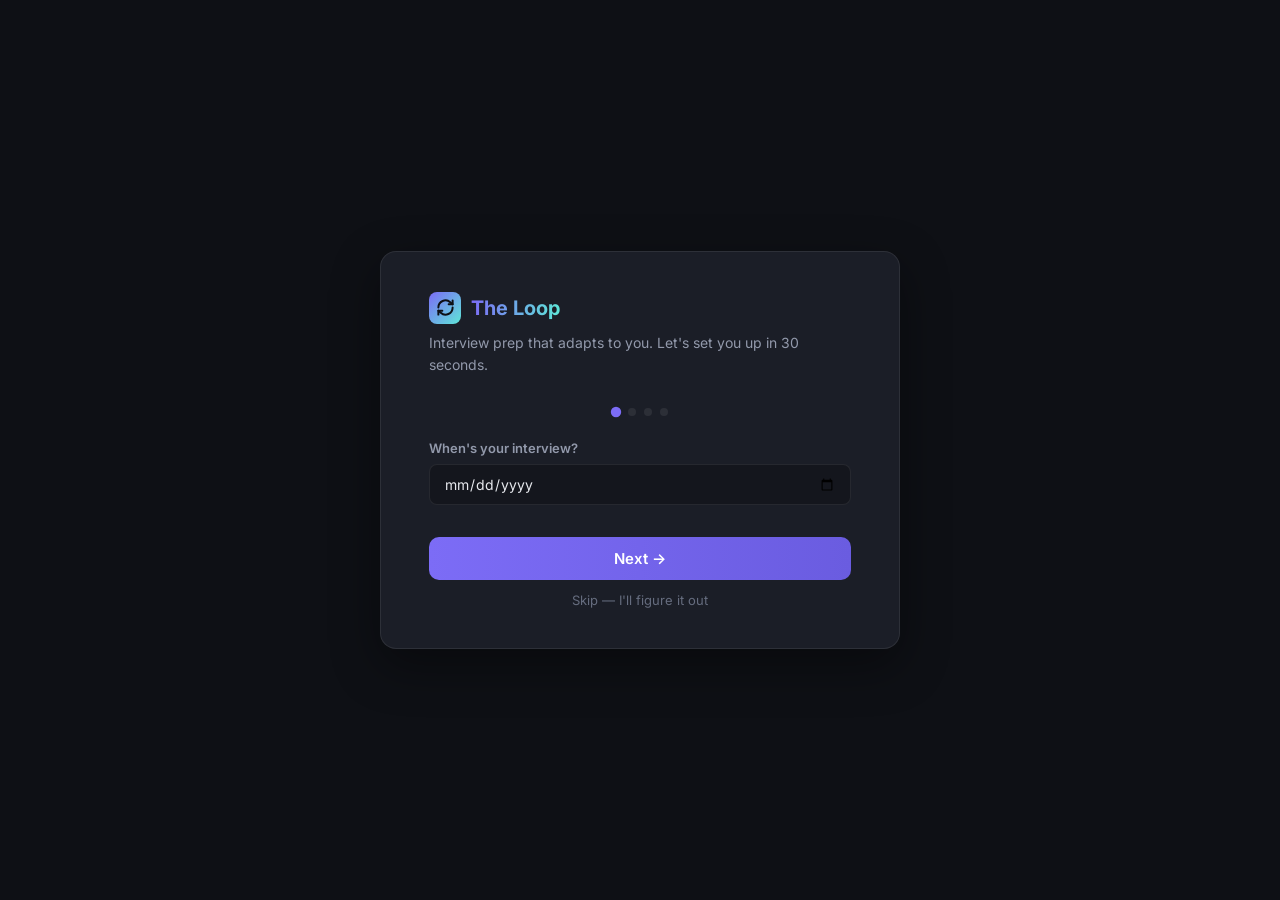
<file: templates/onboarding.html>
<!doctype html>
<html>
<head>
<meta charset="utf-8">
<title>The Loop — Welcome</title>
<link rel="preconnect" href="https://fonts.googleapis.com">
<link rel="preconnect" href="https://fonts.gstatic.com" crossorigin>
<link href="https://fonts.googleapis.com/css2?family=Inter:wght@400;500;600;700&display=swap" rel="stylesheet">
<style>
  :root {
    --bg: #0e1015;
    --panel: #14161d;
    --card: #1b1e27;
    --border: rgba(255,255,255,0.08);
    --text: #e7e9ee;
    --text-dim: #9299ab;
    --text-faint: #656c7e;
    --accent: #7c6cf6;
    --accent-2: #5ee6d8;
    --accent-soft: rgba(124,108,246,0.14);
    --success: #3ddc97;
    --radius: 10px;
  }
  * { box-sizing: border-box; margin: 0; }
  body {
    font-family: 'Inter', -apple-system, sans-serif;
    background: var(--bg);
    color: var(--text);
    min-height: 100vh;
    display: flex;
    align-items: center;
    justify-content: center;
  }
  .card {
    background: var(--card);
    border: 1px solid var(--border);
    border-radius: 16px;
    padding: 40px 48px;
    max-width: 520px;
    width: 100%;
    box-shadow: 0 16px 48px rgba(0,0,0,0.4);
  }
  .brand {
    display: flex;
    align-items: center;
    gap: 10px;
    margin-bottom: 8px;
  }
  .logo {
    width: 32px; height: 32px;
    border-radius: 8px;
    background: linear-gradient(135deg, var(--accent), var(--accent-2));
    display: flex; align-items: center; justify-content: center;
    color: #0e1015;
  }
  .logo svg { width: 19px; height: 19px; }
  .brand-text {
    font-size: 20px; font-weight: 700;
    background: linear-gradient(90deg, var(--accent), var(--accent-2));
    -webkit-background-clip: text; background-clip: text; color: transparent;
  }
  .subtitle {
    color: var(--text-dim);
    font-size: 14px;
    line-height: 1.6;
    margin-bottom: 32px;
  }
  .step {
    margin-bottom: 24px;
  }
  .step label {
    display: block;
    font-size: 13px;
    font-weight: 600;
    color: var(--text-dim);
    margin-bottom: 8px;
  }
  .step select, .step input {
    width: 100%;
    padding: 10px 14px;
    background: var(--panel);
    border: 1px solid var(--border);
    border-radius: 8px;
    color: var(--text);
    font-family: inherit;
    font-size: 14px;
    outline: none;
  }
  .step select:focus, .step input:focus {
    border-color: var(--accent);
  }
  .step select option { background: var(--panel); }
  .actions {
    margin-top: 32px;
  }
  button {
    width: 100%;
    padding: 12px;
    background: linear-gradient(90deg, var(--accent), #6a5ce0);
    color: #fff;
    border: none;
    border-radius: 10px;
    font-family: inherit;
    font-size: 15px;
    font-weight: 600;
    cursor: pointer;
    transition: filter 0.15s ease;
  }
  button:hover { filter: brightness(1.1); }
  button:disabled { opacity: 0.4; cursor: not-allowed; }
  .skip {
    display: block;
    text-align: center;
    margin-top: 12px;
    color: var(--text-faint);
    font-size: 13px;
    cursor: pointer;
    text-decoration: none;
  }
  .skip:hover { color: var(--text-dim); }
  .progress-dots {
    display: flex;
    justify-content: center;
    gap: 8px;
    margin-bottom: 24px;
  }
  .dot { width: 8px; height: 8px; border-radius: 50%; background: var(--border); transition: all 0.2s; }
  .dot.active { background: var(--accent); transform: scale(1.3); }
  .screen { display: none; }
  .screen.active { display: block; }
  .nav-buttons { display: flex; gap: 12px; margin-top: 24px; }
  .nav-buttons button { flex: 1; }
  .btn-secondary {
    background: var(--panel) !important;
    border: 1px solid var(--border) !important;
    color: var(--text) !important;
  }
  .btn-secondary:hover { background: var(--card) !important; }
  .plan-item { padding: 12px; background: var(--panel); border-radius: 8px; margin: 8px 0; border-left: 3px solid var(--accent); }
</style>
</head>
<body>
<div class="card">
  <div class="brand">
    <div class="logo"><svg viewBox="0 0 24 24" fill="none" stroke="currentColor" stroke-width="2.5" stroke-linecap="round" stroke-linejoin="round"><path d="M3 12a9 9 0 0 1 15-6.7L21 8"/><path d="M21 3v5h-5"/><path d="M21 12a9 9 0 0 1-15 6.7L3 16"/><path d="M3 21v-5h5"/></svg></div>
    <span class="brand-text">The Loop</span>
  </div>
  <p class="subtitle">Interview prep that adapts to you. Let's set you up in 30 seconds.</p>

  <div class="progress-dots">
    <div class="dot active" id="dot-0"></div>
    <div class="dot" id="dot-1"></div>
    <div class="dot" id="dot-2"></div>
    <div class="dot" id="dot-3"></div>
  </div>

  <!-- Screen 1: Deadline -->
  <div class="screen active" id="screen-0">
    <div class="step">
      <label>When's your interview?</label>
      <input type="date" id="onboard-deadline">
    </div>
  </div>

  <!-- Screen 2: Skill level -->
  <div class="screen" id="screen-1">
    <div class="step">
      <label>Your coding interview level?</label>
      <select id="onboard-level">
        <option value="">Select...</option>
        <option value="beginner">🟢 Beginner (know syntax, weak on algorithms)</option>
        <option value="intermediate">🟡 Intermediate (can solve medium problems)</option>
        <option value="advanced">🔴 Advanced (can solve hard problems)</option>
      </select>
    </div>
  </div>

  <!-- Screen 3: Strongest/Weakest -->
  <div class="screen" id="screen-2">
    <div class="step">
      <label>Strongest area?</label>
      <select id="onboard-strongest">
        <option value="">Select...</option>
        <option value="sql">SQL</option>
        <option value="python">Python / Coding</option>
        <option value="system_design">System Design</option>
        <option value="tradeoffs">Architecture Tradeoffs</option>
        <option value="nervous">Not sure yet</option>
      </select>
    </div>
    <div class="step">
      <label>Weakest area?</label>
      <select id="onboard-weakest">
        <option value="">Select...</option>
        <option value="sql">SQL</option>
        <option value="python">Python / Coding</option>
        <option value="system_design">System Design</option>
        <option value="tradeoffs">Architecture Tradeoffs</option>
        <option value="nervous">Not sure yet</option>
      </select>
    </div>
  </div>

  <!-- Screen 4: Recommended plan -->
  <div class="screen" id="screen-3">
    <p style="font-size: 13px; color: var(--text-dim); margin-bottom: 16px;">Here's your personalized plan:</p>
    <div class="plan-item">
      <strong>🎯 Start with:</strong> SQL & Python fundamentals (5-7 days)
    </div>
    <div class="plan-item">
      <strong>📈 Then:</strong> System Design (3-5 days)
    </div>
    <div class="plan-item">
      <strong>⚡ Finally:</strong> Tradeoffs & Mock interviews (2-3 days)
    </div>
    <p style="font-size: 12px; color: var(--text-faint); margin-top: 16px;">👉 Practice 3-4 problems per day to stay on track</p>
  </div>

  <div class="actions">
    <div class="nav-buttons">
      <button class="btn-secondary" id="btn-prev" onclick="prevScreen()" style="display:none;">← Back</button>
      <button id="btn-next" onclick="nextScreen()">Next →</button>
    </div>
    <button id="btn-start" onclick="saveOnboarding()" style="display:none; margin-top: 8px;">Start Practice</button>
  </div>
  <a class="skip" href="/dashboard">Skip — I'll figure it out</a>
</div>
<script>
let currentScreen = 0;
const totalScreens = 4;

function updateScreen() {
  // Update progress dots
  for (let i = 0; i < totalScreens; i++) {
    document.getElementById('dot-' + i).classList.toggle('active', i === currentScreen);
    document.getElementById('screen-' + i).classList.toggle('active', i === currentScreen);
  }

  // Update buttons
  document.getElementById('btn-prev').style.display = currentScreen > 0 ? 'block' : 'none';
  document.getElementById('btn-next').style.display = currentScreen < totalScreens - 1 ? 'block' : 'none';
  document.getElementById('btn-start').style.display = currentScreen === totalScreens - 1 ? 'block' : 'none';
}

function nextScreen() {
  if (currentScreen < totalScreens - 1) {
    currentScreen++;
    updateScreen();
  }
}

function prevScreen() {
  if (currentScreen > 0) {
    currentScreen--;
    updateScreen();
  }
}

async function saveOnboarding() {
  const body = {
    deadline: document.getElementById('onboard-deadline').value,
    level: document.getElementById('onboard-level').value,
    strongest: document.getElementById('onboard-strongest').value,
    weakest: document.getElementById('onboard-weakest').value,
  };
  await fetch('/api/onboarding', {method: 'POST', headers: {'Content-Type': 'application/json'}, body: JSON.stringify(body)});
  window.location.href = '/dashboard';
}

updateScreen();
</script>
</body>
</html>
</file>
